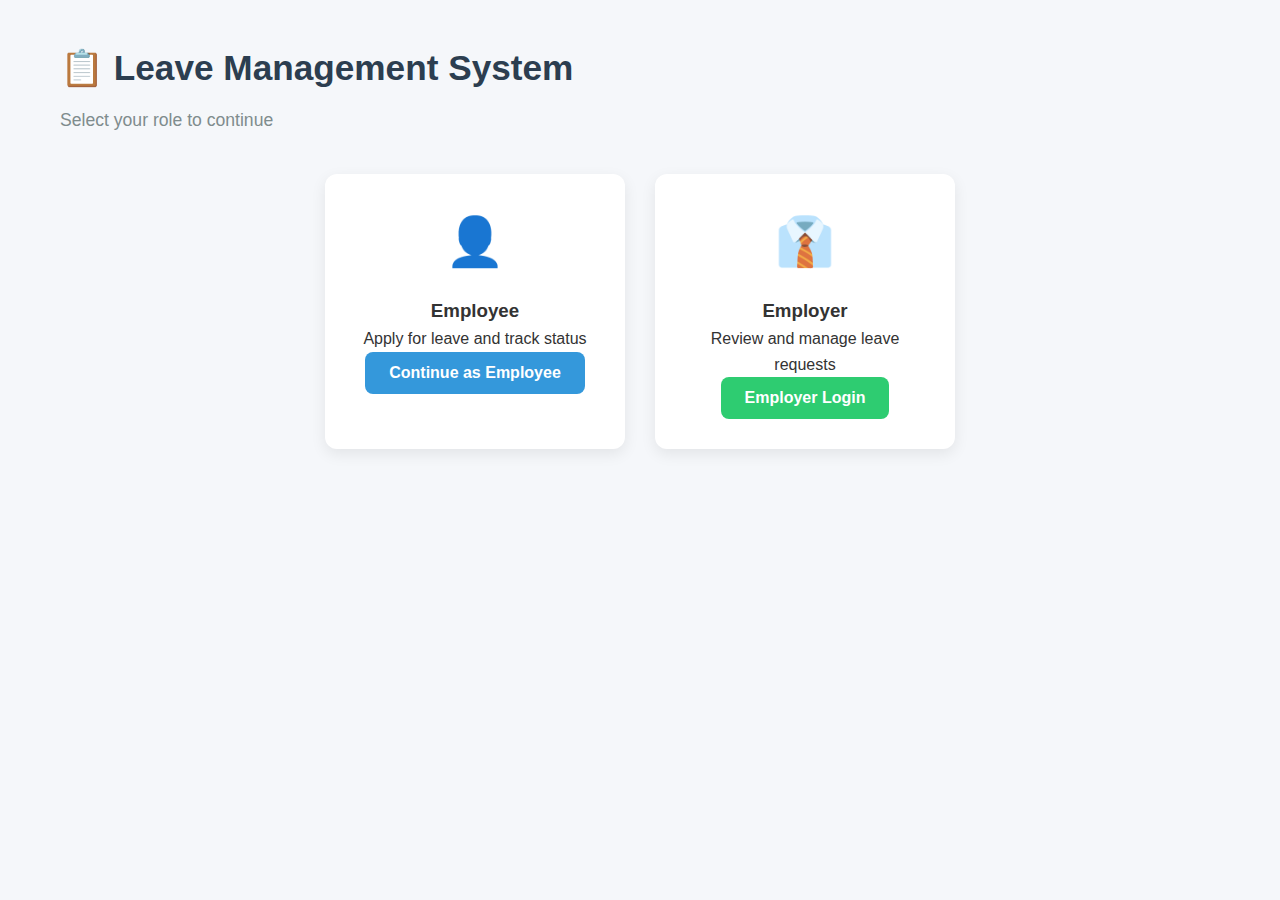
<file: index.html>
<!DOCTYPE html>
<html lang="en">
<head>
    <meta charset="UTF-8">
    <meta name="viewport" content="width=device-width, initial-scale=1.0">
    <title>Leave Management System</title>
    <link rel="stylesheet" href="style.css">
</head>
<body>
    <div class="container">
        <h1>📋 Leave Management System</h1>
        <p class="subtitle">Select your role to continue</p>
        
        <div class="role-selection">
            <div class="role-card" onclick="goToEmployee()">
                <div class="role-icon">👤</div>
                <h3>Employee</h3>
                <p>Apply for leave and track status</p>
                <button class="btn btn-primary">Continue as Employee</button>
            </div>
            
            <div class="role-card" onclick="goToEmployerLogin()">
                <div class="role-icon">👔</div>
                <h3>Employer</h3>
                <p>Review and manage leave requests</p>
                <button class="btn btn-secondary">Employer Login</button>
            </div>
        </div>
        
    </div>

    <script>
        function goToEmployee() {
            window.location.href = "employee.html";
        }
        
        function goToEmployerLogin() {
            window.location.href = "employer-login.html";
        }
    </script>
</body>
</html>
</file>
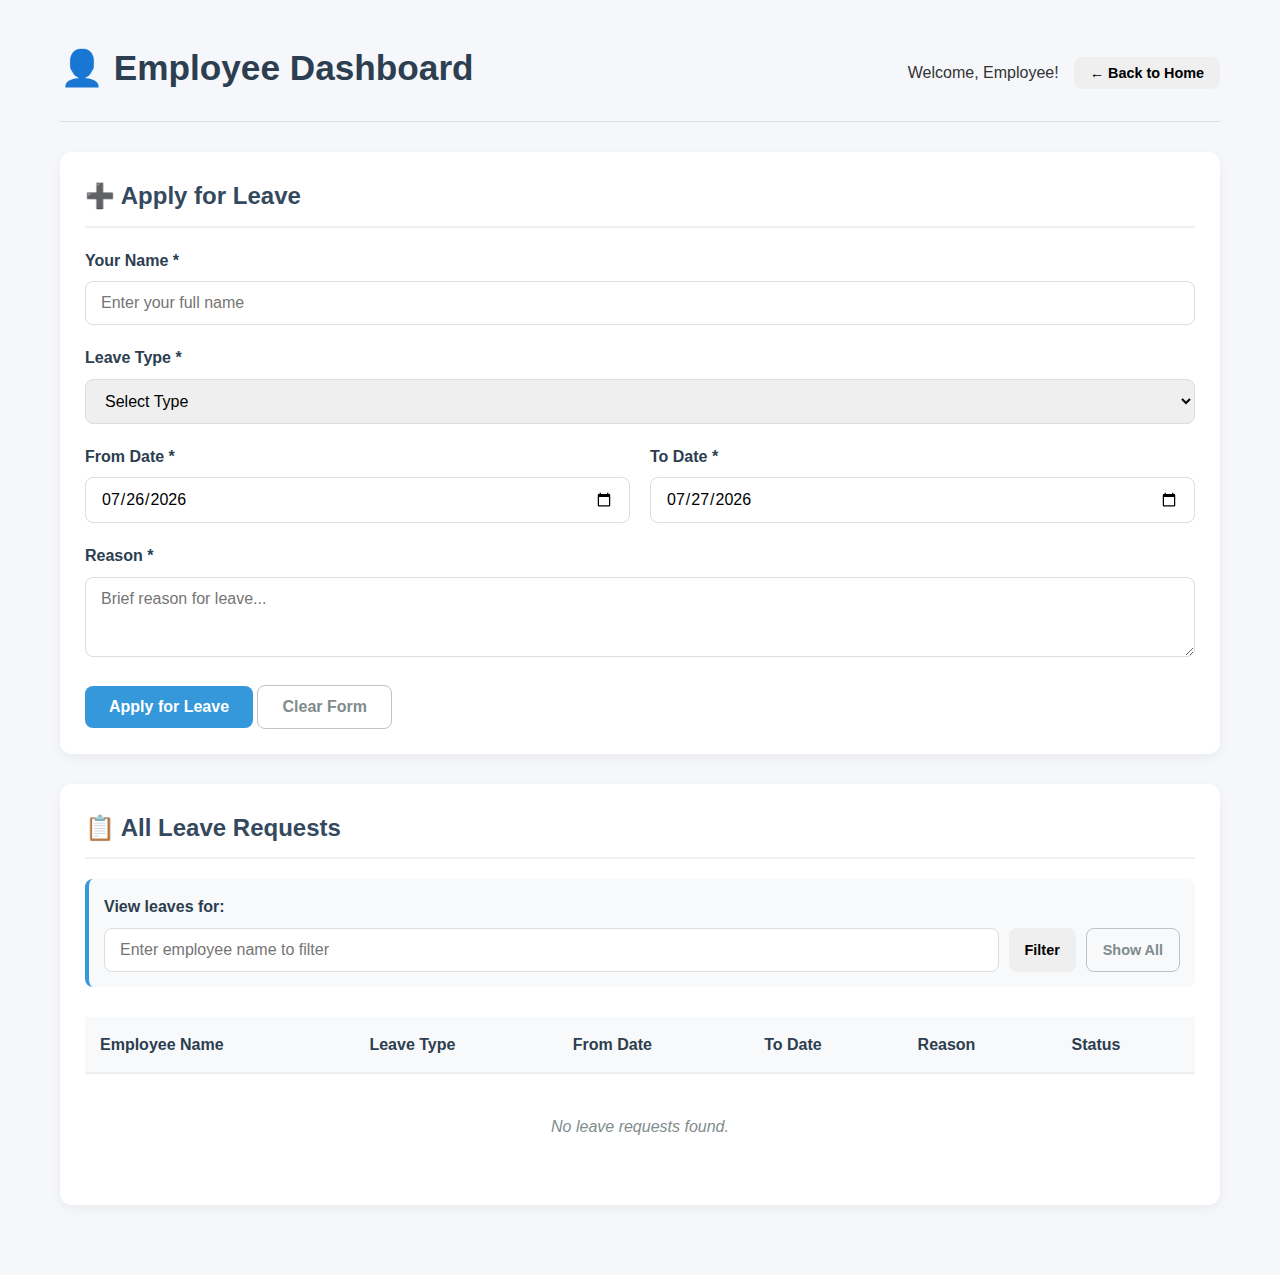
<file: employee.html>
<!DOCTYPE html>
<html lang="en">
<head>
    <meta charset="UTF-8">
    <meta name="viewport" content="width=device-width, initial-scale=1.0">
    <title>Employee Dashboard</title>
    <link rel="stylesheet" href="style.css">
</head>
<body>
    <div class="container">
        <header>
            <h1>👤 Employee Dashboard</h1>
            <div class="header-actions">
                <span>Welcome, Employee!</span>
                <button class="btn btn-small" onclick="goToHome()">← Back to Home</button>
            </div>
        </header>

        <!-- Leave Application Form -->
        <section class="card">
            <h2>➕ Apply for Leave</h2>
            <form id="leaveForm">
                <div class="form-group">
                    <label for="employeeNameInput">Your Name *</label>
                    <input type="text" id="employeeNameInput" placeholder="Enter your full name" required>
                </div>
                
                <div class="form-group">
                    <label for="leaveType">Leave Type *</label>
                    <select id="leaveType" required>
                        <option value="">Select Type</option>
                        <option value="Sick">Sick Leave</option>
                        <option value="Casual">Casual Leave</option>
                        <option value="Paid">Paid Leave</option>
                        <option value="Emergency">Emergency Leave</option>
                    </select>
                </div>
                
                <div class="form-row">
                    <div class="form-group">
                        <label for="fromDate">From Date *</label>
                        <input type="date" id="fromDate" required>
                    </div>
                    
                    <div class="form-group">
                        <label for="toDate">To Date *</label>
                        <input type="date" id="toDate" required>
                    </div>
                </div>
                
                <div class="form-group">
                    <label for="reason">Reason *</label>
                    <textarea id="reason" rows="3" placeholder="Brief reason for leave..." required></textarea>
                </div>
                
                <button type="submit" class="btn btn-primary">Apply for Leave</button>
                <button type="reset" class="btn btn-outline">Clear Form</button>
            </form>
        </section>

        <!-- Leave Requests Table -->
        <section class="card">
            <h2>📋 All Leave Requests</h2>
            
            <!-- Filter by name -->
            <div class="filter-section" style="margin-bottom: 20px;">
                <label for="filterName">View leaves for:</label>
                <div style="display: flex; gap: 10px; margin-top: 8px;">
                    <input type="text" id="filterName" placeholder="Enter employee name to filter" style="flex: 1;">
                    <button class="btn btn-small" onclick="filterLeaves()">Filter</button>
                    <button class="btn btn-small btn-outline" onclick="showAllLeaves()">Show All</button>
                </div>
            </div>
            
            <div class="table-container">
                <table id="leaveTable">
                    <thead>
                        <tr>
                            <th>Employee Name</th>
                            <th>Leave Type</th>
                            <th>From Date</th>
                            <th>To Date</th>
                            <th>Reason</th>
                            <th>Status</th>
                        </tr>
                    </thead>
                    <tbody>
                        <!-- Leave requests will be loaded here -->
                    </tbody>
                </table>
                <p id="noLeavesMessage" class="empty-message">No leave requests found.</p>
            </div>
        </section>
    
    </div>

    <script src="script.js"></script>
    <script>
        // Set today's date as default
        document.getElementById('fromDate').valueAsDate = new Date();
        let tomorrow = new Date();
        tomorrow.setDate(tomorrow.getDate() + 1);
        document.getElementById('toDate').valueAsDate = tomorrow;
        
        // Load all leaves initially
        loadAllLeaves();
        
        // Handle form submission
        document.getElementById('leaveForm').addEventListener('submit', function(e) {
            e.preventDefault();
            
            const employeeName = document.getElementById('employeeNameInput').value.trim();
            const leaveType = document.getElementById('leaveType').value;
            const fromDate = document.getElementById('fromDate').value;
            const toDate = document.getElementById('toDate').value;
            const reason = document.getElementById('reason').value.trim();
            
            // Validation
            if (!employeeName || !leaveType || !fromDate || !toDate || !reason) {
                alert('Please fill all required fields (*)');
                return;
            }
            
            if (new Date(fromDate) > new Date(toDate)) {
                alert('From date cannot be after To date');
                return;
            }
            
            // Create leave object
            const leave = {
                id: Date.now(), // Simple unique ID
                employeeName: employeeName,
                leaveType: leaveType,
                fromDate: fromDate,
                toDate: toDate,
                reason: reason,
                status: 'Pending'
            };
            
            // Save to localStorage
            saveLeave(leave);
            
            // Reload table
            loadAllLeaves();
            
            // Reset form (but keep the name for convenience)
            const nameToKeep = employeeName;
            document.getElementById('leaveForm').reset();
            document.getElementById('employeeNameInput').value = nameToKeep;
            document.getElementById('fromDate').valueAsDate = new Date();
            tomorrow = new Date();
            tomorrow.setDate(tomorrow.getDate() + 1);
            document.getElementById('toDate').valueAsDate = tomorrow;
            
            alert('Leave application submitted successfully!');
        });
        
        // Load all leaves for the table
        function loadAllLeaves() {
            const leaves = getLeaves();
            const tableBody = document.querySelector('#leaveTable tbody');
            const noLeavesMessage = document.getElementById('noLeavesMessage');
            
            if (leaves.length === 0) {
                tableBody.innerHTML = '';
                noLeavesMessage.style.display = 'block';
                return;
            }
            
            noLeavesMessage.style.display = 'none';
            
            let html = '';
            leaves.forEach(leave => {
                // Status badge styling
                let statusClass = 'status-pending';
                if (leave.status === 'Approved') statusClass = 'status-approved';
                if (leave.status === 'Rejected') statusClass = 'status-rejected';
                
                html += `
                    <tr>
                        <td>${leave.employeeName}</td>
                        <td>${leave.leaveType}</td>
                        <td>${formatDate(leave.fromDate)}</td>
                        <td>${formatDate(leave.toDate)}</td>
                        <td>${leave.reason}</td>
                        <td><span class="status-badge ${statusClass}">${leave.status}</span></td>
                    </tr>
                `;
            });
            
            tableBody.innerHTML = html;
        }
        
        // Filter leaves by employee name
        function filterLeaves() {
            const filterName = document.getElementById('filterName').value.trim().toLowerCase();
            const leaves = getLeaves();
            const tableBody = document.querySelector('#leaveTable tbody');
            const noLeavesMessage = document.getElementById('noLeavesMessage');
            
            if (!filterName) {
                loadAllLeaves();
                return;
            }
            
            const filteredLeaves = leaves.filter(leave => 
                leave.employeeName.toLowerCase().includes(filterName)
            );
            
            if (filteredLeaves.length === 0) {
                tableBody.innerHTML = '';
                noLeavesMessage.style.display = 'block';
                noLeavesMessage.textContent = `No leave requests found for "${filterName}"`;
                return;
            }
            
            noLeavesMessage.style.display = 'none';
            
            let html = '';
            filteredLeaves.forEach(leave => {
                let statusClass = 'status-pending';
                if (leave.status === 'Approved') statusClass = 'status-approved';
                if (leave.status === 'Rejected') statusClass = 'status-rejected';
                
                html += `
                    <tr>
                        <td>${leave.employeeName}</td>
                        <td>${leave.leaveType}</td>
                        <td>${formatDate(leave.fromDate)}</td>
                        <td>${formatDate(leave.toDate)}</td>
                        <td>${leave.reason}</td>
                        <td><span class="status-badge ${statusClass}">${leave.status}</span></td>
                    </tr>
                `;
            });
            
            tableBody.innerHTML = html;
        }
        
        // Show all leaves
        function showAllLeaves() {
            document.getElementById('filterName').value = '';
            loadAllLeaves();
        }
        
        function goToHome() {
            window.location.href = "index.html";
        }
        
        // Allow Enter key to filter
        document.getElementById('filterName').addEventListener('keypress', function(e) {
            if (e.key === 'Enter') {
                e.preventDefault();
                filterLeaves();
            }
        });
    </script>
</body>
</html>
</file>
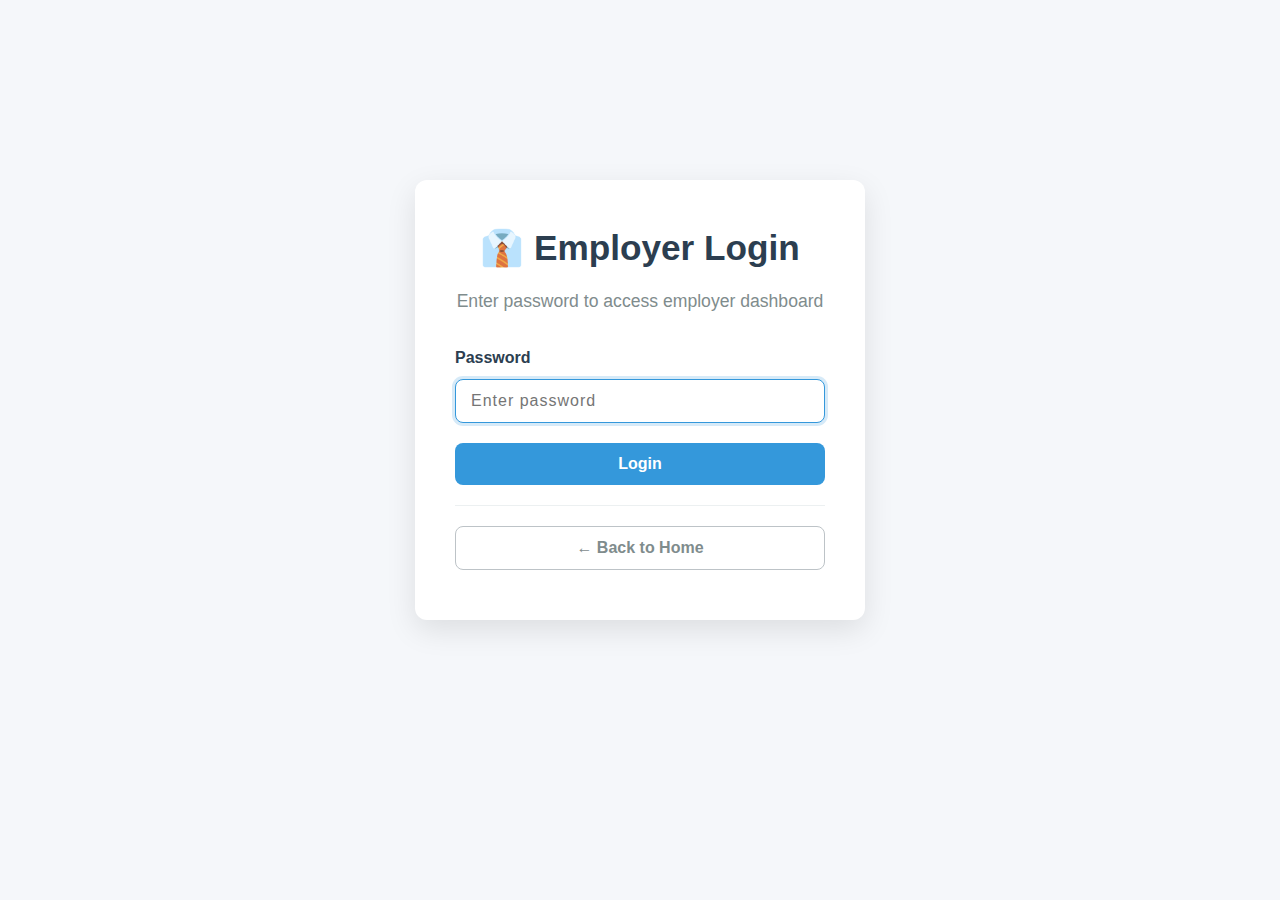
<file: employer-login.html>
<!DOCTYPE html>
<html lang="en">
<head>
    <meta charset="UTF-8">
    <meta name="viewport" content="width=device-width, initial-scale=1.0">
    <title>Employer Login</title>
    <link rel="stylesheet" href="style.css">
</head>
<body>
    <div class="container">
        <div class="login-container">
            <div class="login-card">
                <h1>👔 Employer Login</h1>
                <p class="subtitle">Enter password to access employer dashboard</p>
                
                <form id="loginForm">
                    <div class="form-group">
                        <label for="password">Password</label>
                        <input type="password" id="password" placeholder="Enter password" required>
                        
                    </div>
                    
                    <button type="submit" class="btn btn-primary btn-block">Login</button>
                    
                    <div class="login-actions">
                        <button type="button" class="btn btn-outline btn-block" onclick="goToHome()">
                            ← Back to Home
                        </button>
                    </div>
                </form>
                
            </div>
        </div>
    </div>

    <script>
        document.getElementById('loginForm').addEventListener('submit', function(e) {
            e.preventDefault();
            
            const password = document.getElementById('password').value;
            const correctPassword = "admin123"; // Simple demo password
            
            if (password === correctPassword) {
                // Store login status in localStorage
                localStorage.setItem('employerLoggedIn', 'true');
                localStorage.setItem('loginTime', Date.now());
                
                // Redirect to employer dashboard
                window.location.href = "employer.html";
            } else {
                alert("Incorrect password! Try 'admin123' for demo.");
                document.getElementById('password').value = '';
                document.getElementById('password').focus();
            }
        });
        
        function goToHome() {
            window.location.href = "index.html";
        }
        
        // Auto-focus on password field
        document.getElementById('password').focus();
    </script>
</body>
</html>
</file>
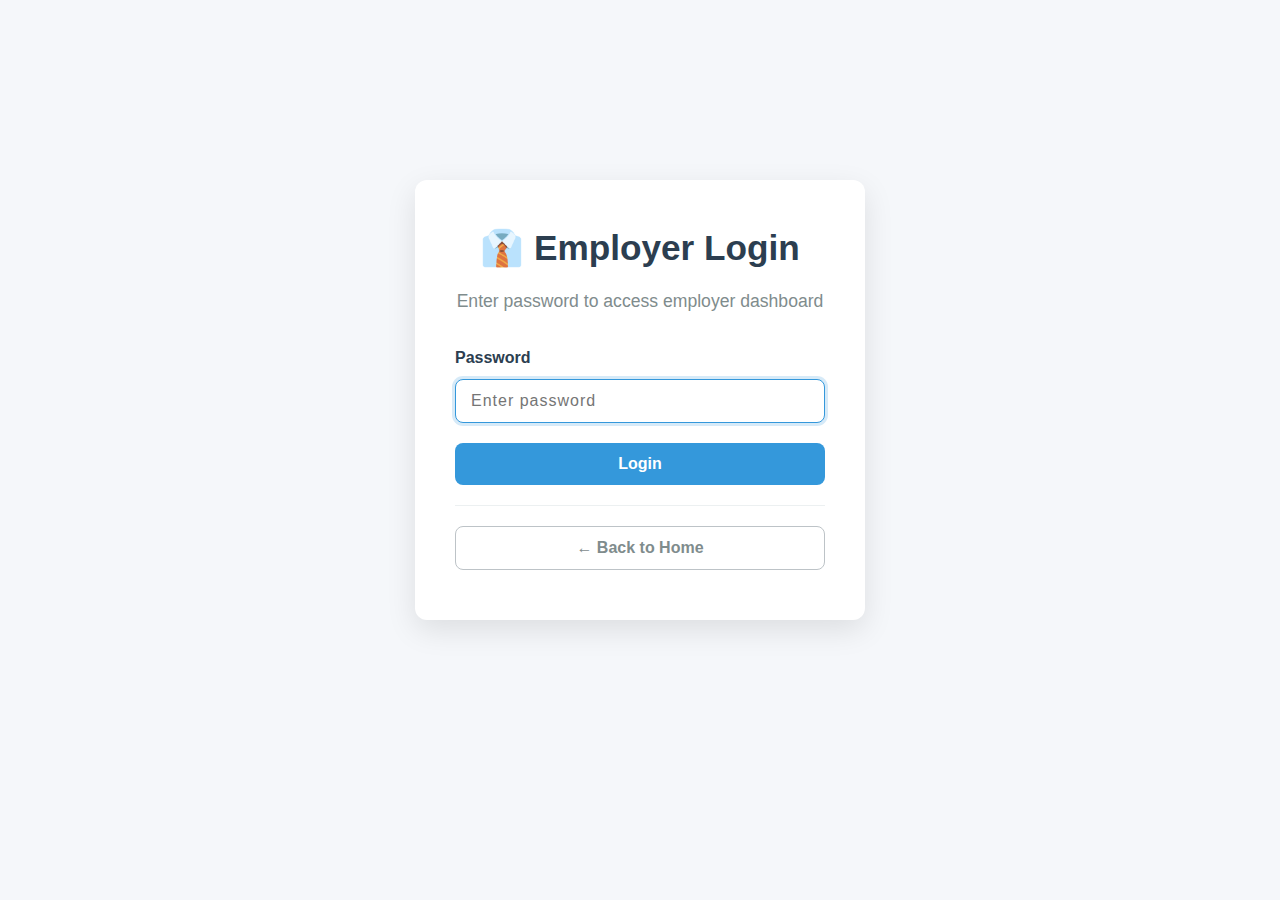
<file: employer.html>
<!DOCTYPE html>
<html lang="en">
<head>
    <meta charset="UTF-8">
    <meta name="viewport" content="width=device-width, initial-scale=1.0">
    <title>Employer Dashboard</title>
    <link rel="stylesheet" href="style.css">
</head>
<body>
    <div class="container">
        <header>
            <h1>👔 Employer Dashboard</h1>
            <div class="header-actions">
                <span>Manager Access</span>
                <button class="btn btn-small" onclick="logout()">Logout</button>
                <button class="btn btn-small btn-outline" onclick="goToHome()">Home</button>
            </div>
        </header>

        <!-- Check if logged in -->
        <div id="loginCheck" style="display: none;">
            <!-- Login check will happen here -->
        </div>

        <!-- Main content (shown only when logged in) -->
        <div id="dashboardContent">
            <!-- Statistics -->
            <div class="stats-container">
                <div class="stat-card">
                    <div class="stat-number" id="totalRequests">0</div>
                    <div class="stat-label">Total Requests</div>
                </div>
                <div class="stat-card">
                    <div class="stat-number" id="pendingRequests">0</div>
                    <div class="stat-label">Pending</div>
                </div>
                <div class="stat-card">
                    <div class="stat-number" id="approvedRequests">0</div>
                    <div class="stat-label">Approved</div>
                </div>
                <div class="stat-card">
                    <div class="stat-number" id="rejectedRequests">0</div>
                    <div class="stat-label">Rejected</div>
                </div>
            </div>

            <!-- Leave Requests Table -->
            <section class="card">
                <h2>📋 All Leave Requests</h2>
                <div class="table-container">
                    <table id="leaveTable">
                        <thead>
                            <tr>
                                <th>Employee Name</th>
                                <th>Leave Type</th>
                                <th>Dates</th>
                                <th>Reason</th>
                                <th>Status</th>
                                <th>Actions</th>
                            </tr>
                        </thead>
                        <tbody>
                            <!-- Leave requests will be loaded here -->
                        </tbody>
                    </table>
                    <p id="noLeavesMessage" class="empty-message">No leave requests found.</p>
                </div>
            </section>
            
            <div class="demo-note">
                <p>💡 <strong>Note:</strong> Click Approve/Reject to update leave status. Employee will see the updated status.</p>
            </div>
        </div>
    </div>

    <script src="script.js"></script>
    <script>
        // Check if employer is logged in
        function checkLogin() {
            const isLoggedIn = localStorage.getItem('employerLoggedIn') === 'true';
            const loginTime = parseInt(localStorage.getItem('loginTime') || 0);
            const currentTime = Date.now();
            const sessionDuration = 30 * 60 * 1000; // 30 minutes session
            
            if (!isLoggedIn || (currentTime - loginTime) > sessionDuration) {
                // Not logged in or session expired
                localStorage.removeItem('employerLoggedIn');
                localStorage.removeItem('loginTime');
                
                // Redirect to login page
                window.location.href = "employer-login.html";
                return false;
            }
            
            return true;
        }
        
        // Load dashboard if logged in
        if (checkLogin()) {
            document.getElementById('dashboardContent').style.display = 'block';
            loadAllLeaves();
        } else {
            document.getElementById('dashboardContent').style.display = 'none';
        }
        
        function loadAllLeaves() {
            const leaves = getLeaves();
            const tableBody = document.querySelector('#leaveTable tbody');
            const noLeavesMessage = document.getElementById('noLeavesMessage');
            
            // Update statistics
            updateStatistics(leaves);
            
            if (leaves.length === 0) {
                tableBody.innerHTML = '';
                noLeavesMessage.style.display = 'block';
                return;
            }
            
            noLeavesMessage.style.display = 'none';
            
            let html = '';
            leaves.forEach(leave => {
                // Status badge styling
                let statusClass = 'status-pending';
                if (leave.status === 'Approved') statusClass = 'status-approved';
                if (leave.status === 'Rejected') statusClass = 'status-rejected';
                
                // Action buttons (only show for pending requests)
                let actionButtons = '';
                if (leave.status === 'Pending') {
                    actionButtons = `
                        <div class="action-buttons">
                            <button class="btn btn-success btn-small" onclick="approveLeave(${leave.id})">Approve</button>
                            <button class="btn btn-danger btn-small" onclick="rejectLeave(${leave.id})">Reject</button>
                        </div>
                    `;
                } else {
                    actionButtons = '<span class="text-muted">Action taken</span>';
                }
                
                html += `
                    <tr>
                        <td>${leave.employeeName}</td>
                        <td>${leave.leaveType}</td>
                        <td>${formatDate(leave.fromDate)} to ${formatDate(leave.toDate)}</td>
                        <td>${leave.reason}</td>
                        <td><span class="status-badge ${statusClass}">${leave.status}</span></td>
                        <td>${actionButtons}</td>
                    </tr>
                `;
            });
            
            tableBody.innerHTML = html;
        }
        
        function updateStatistics(leaves) {
            document.getElementById('totalRequests').textContent = leaves.length;
            
            const pending = leaves.filter(leave => leave.status === 'Pending').length;
            const approved = leaves.filter(leave => leave.status === 'Approved').length;
            const rejected = leaves.filter(leave => leave.status === 'Rejected').length;
            
            document.getElementById('pendingRequests').textContent = pending;
            document.getElementById('approvedRequests').textContent = approved;
            document.getElementById('rejectedRequests').textContent = rejected;
        }
        
        function approveLeave(id) {
            updateLeaveStatus(id, 'Approved');
            loadAllLeaves();
            alert('Leave approved successfully!');
        }
        
        function rejectLeave(id) {
            updateLeaveStatus(id, 'Rejected');
            loadAllLeaves();
            alert('Leave rejected!');
        }
        
        function logout() {
            localStorage.removeItem('employerLoggedIn');
            localStorage.removeItem('loginTime');
            window.location.href = "employer-login.html";
        }
        
        function goToHome() {
            window.location.href = "index.html";
        }
        
        // Auto-logout after 30 minutes of inactivity
        let inactivityTimer;
        function resetInactivityTimer() {
            clearTimeout(inactivityTimer);
            inactivityTimer = setTimeout(logout, 30 * 60 * 1000); // 30 minutes
        }
        
        // Reset timer on user activity
        document.addEventListener('mousemove', resetInactivityTimer);
        document.addEventListener('keypress', resetInactivityTimer);
        resetInactivityTimer();
    </script>
</body>
</html>
</file>
<file: style.css>
/* Reset & Base Styles */
* {
    margin: 0;
    padding: 0;
    box-sizing: border-box;
    font-family: 'Segoe UI', Tahoma, Geneva, Verdana, sans-serif;
}

body {
    background-color: #f5f7fa;
    color: #333;
    line-height: 1.6;
    padding: 20px;
    min-height: 100vh;
}

.container {
    max-width: 1200px;
    margin: 0 auto;
    padding: 20px;
}

/* Typography */
h1 {
    color: #2c3e50;
    margin-bottom: 10px;
    font-size: 2.2rem;
}

h2 {
    color: #34495e;
    margin-bottom: 20px;
    font-size: 1.5rem;
    padding-bottom: 10px;
    border-bottom: 2px solid #ecf0f1;
}

.subtitle {
    color: #7f8c8d;
    margin-bottom: 30px;
    font-size: 1.1rem;
}

/* Header */
header {
    display: flex;
    justify-content: space-between;
    align-items: center;
    margin-bottom: 30px;
    padding-bottom: 15px;
    border-bottom: 1px solid #e0e0e0;
}

.header-actions {
    display: flex;
    align-items: center;
    gap: 15px;
}

/* Role Selection Page */
.role-selection {
    display: flex;
    justify-content: center;
    gap: 30px;
    margin: 40px 0;
    flex-wrap: wrap;
}

.role-card {
    background: white;
    border-radius: 12px;
    padding: 30px;
    width: 300px;
    text-align: center;
    box-shadow: 0 5px 15px rgba(0, 0, 0, 0.08);
    cursor: pointer;
    transition: transform 0.3s, box-shadow 0.3s;
}

.role-card:hover {
    transform: translateY(-5px);
    box-shadow: 0 10px 25px rgba(0, 0, 0, 0.12);
}

.role-icon {
    font-size: 3rem;
    margin-bottom: 15px;
}

/* Cards */
.card {
    background: white;
    border-radius: 12px;
    padding: 25px;
    margin-bottom: 30px;
    box-shadow: 0 4px 12px rgba(0, 0, 0, 0.05);
}

/* Forms */
.form-group {
    margin-bottom: 20px;
}

.form-row {
    display: flex;
    gap: 20px;
}

.form-row .form-group {
    flex: 1;
}

label {
    display: block;
    margin-bottom: 8px;
    font-weight: 600;
    color: #2c3e50;
}

input, select, textarea {
    width: 100%;
    padding: 12px 15px;
    border: 1px solid #ddd;
    border-radius: 8px;
    font-size: 1rem;
    transition: border 0.3s;
}

input:focus, select:focus, textarea:focus {
    outline: none;
    border-color: #3498db;
    box-shadow: 0 0 0 3px rgba(52, 152, 219, 0.2);
}

textarea {
    resize: vertical;
    min-height: 80px;
}

/* Buttons */
.btn {
    padding: 12px 24px;
    border: none;
    border-radius: 8px;
    font-size: 1rem;
    font-weight: 600;
    cursor: pointer;
    transition: all 0.3s;
    display: inline-block;
    text-decoration: none;
    text-align: center;
}

.btn-primary {
    background-color: #3498db;
    color: white;
}

.btn-primary:hover {
    background-color: #2980b9;
}

.btn-secondary {
    background-color: #2ecc71;
    color: white;
}

.btn-secondary:hover {
    background-color: #27ae60;
}

.btn-success {
    background-color: #2ecc71;
    color: white;
}

.btn-success:hover {
    background-color: #27ae60;
}

.btn-danger {
    background-color: #e74c3c;
    color: white;
}

.btn-danger:hover {
    background-color: #c0392b;
}

.btn-outline {
    background-color: transparent;
    color: #7f8c8d;
    border: 1px solid #bdc3c7;
}

.btn-outline:hover {
    background-color: #f8f9fa;
}

.btn-small {
    padding: 8px 16px;
    font-size: 0.9rem;
}

/* Tables */
.table-container {
    overflow-x: auto;
}

table {
    width: 100%;
    border-collapse: collapse;
    margin-top: 10px;
}

thead {
    background-color: #f8f9fa;
}

th {
    padding: 15px;
    text-align: left;
    font-weight: 600;
    color: #2c3e50;
    border-bottom: 2px solid #ecf0f1;
}

td {
    padding: 15px;
    border-bottom: 1px solid #ecf0f1;
}

tr:hover {
    background-color: #f9f9f9;
}

/* Status Badges */
.status-badge {
    padding: 6px 12px;
    border-radius: 20px;
    font-size: 0.85rem;
    font-weight: 600;
    display: inline-block;
}

.status-pending {
    background-color: #fff3cd;
    color: #856404;
}

.status-approved {
    background-color: #d4edda;
    color: #155724;
}

.status-rejected {
    background-color: #f8d7da;
    color: #721c24;
}

/* Statistics */
.stats-container {
    display: grid;
    grid-template-columns: repeat(auto-fit, minmax(200px, 1fr));
    gap: 20px;
    margin-bottom: 30px;
}

.stat-card {
    background: white;
    border-radius: 12px;
    padding: 25px;
    text-align: center;
    box-shadow: 0 4px 12px rgba(0, 0, 0, 0.05);
}

.stat-number {
    font-size: 2.5rem;
    font-weight: 700;
    color: #2c3e50;
    margin-bottom: 5px;
}

.stat-label {
    color: #7f8c8d;
    font-size: 0.95rem;
}

/* Empty Message */
.empty-message {
    text-align: center;
    padding: 40px;
    color: #7f8c8d;
    font-style: italic;
    display: none;
}

.text-muted {
    color: #95a5a6;
    font-style: italic;
}

/* Responsive */
@media (max-width: 768px) {
    .role-selection {
        flex-direction: column;
        align-items: center;
    }
    
    .role-card {
        width: 100%;
        max-width: 350px;
    }
    
    .form-row {
        flex-direction: column;
        gap: 0;
    }
    
    header {
        flex-direction: column;
        align-items: flex-start;
        gap: 15px;
    }
    
    .stats-container {
        grid-template-columns: repeat(2, 1fr);
    }
}

@media (max-width: 480px) {
    .stats-container {
        grid-template-columns: 1fr;
    }
    
    .btn {
        width: 100%;
        margin-bottom: 10px;
    }
}
.filter-section {
    background-color: #f8f9fa;
    padding: 15px;
    border-radius: 8px;
    margin-bottom: 20px;
    border-left: 4px solid #3498db;
}

.filter-section label {
    font-weight: 600;
    color: #2c3e50;
    margin-bottom: 5px;
    display: block;
}

/* Login Container */
.login-container {
    display: flex;
    justify-content: center;
    align-items: center;
    min-height: 80vh;
}

.login-card {
    background: white;
    border-radius: 12px;
    padding: 40px;
    width: 100%;
    max-width: 450px;
    box-shadow: 0 10px 30px rgba(0, 0, 0, 0.1);
}

.login-card h1 {
    text-align: center;
    margin-bottom: 10px;
}

.login-card .subtitle {
    text-align: center;
    margin-bottom: 30px;
    color: #7f8c8d;
}

/* Form hints */
.hint {
    display: block;
    margin-top: 5px;
    color: #95a5a6;
    font-size: 0.85rem;
}

/* Block buttons (full width) */
.btn-block {
    display: block;
    width: 100%;
    margin-bottom: 10px;
}

/* Login actions */
.login-actions {
    margin-top: 20px;
    padding-top: 20px;
    border-top: 1px solid #ecf0f1;
}

/* Action buttons in table */
.action-buttons {
    display: flex;
    gap: 8px;
}

/* Password field styling */
input[type="password"] {
    letter-spacing: 1px;
}

/* For smaller action buttons */
.btn-xsmall {
    padding: 4px 8px;
    font-size: 0.8rem;
}
</file>
